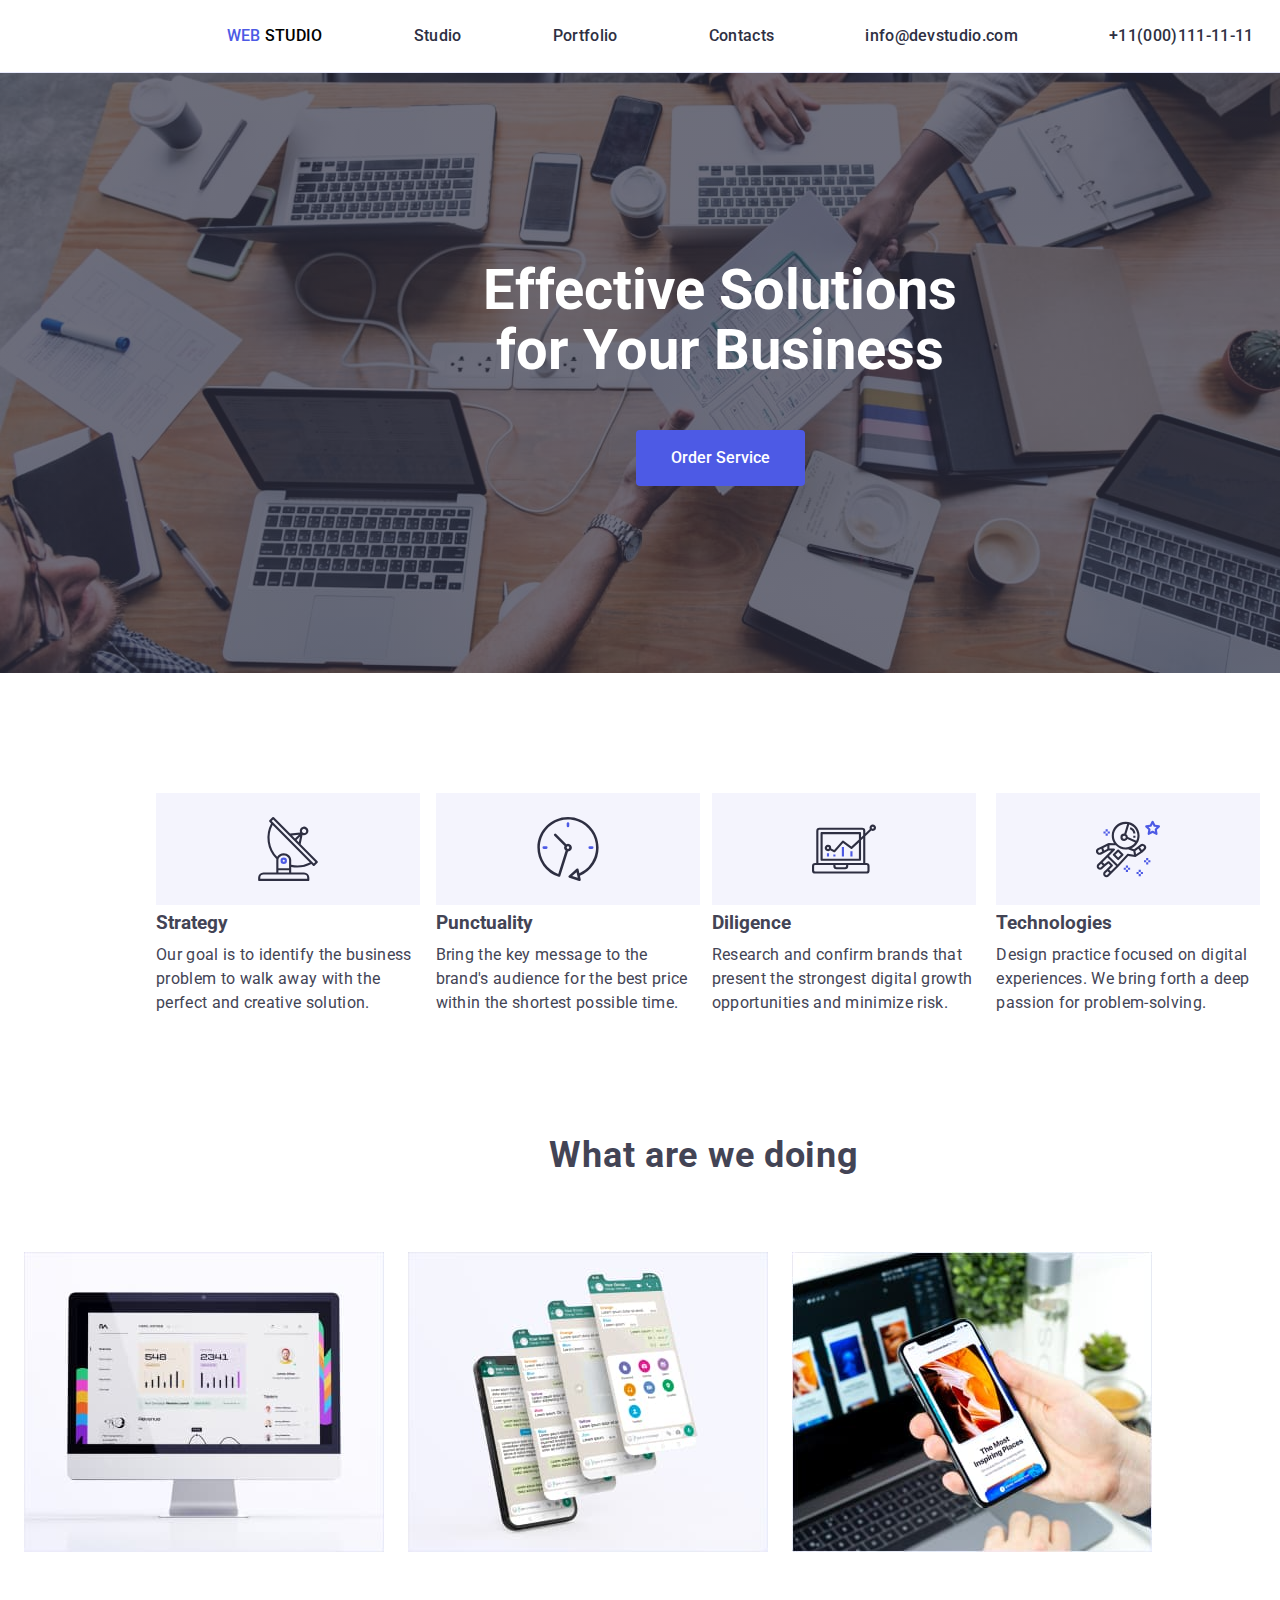
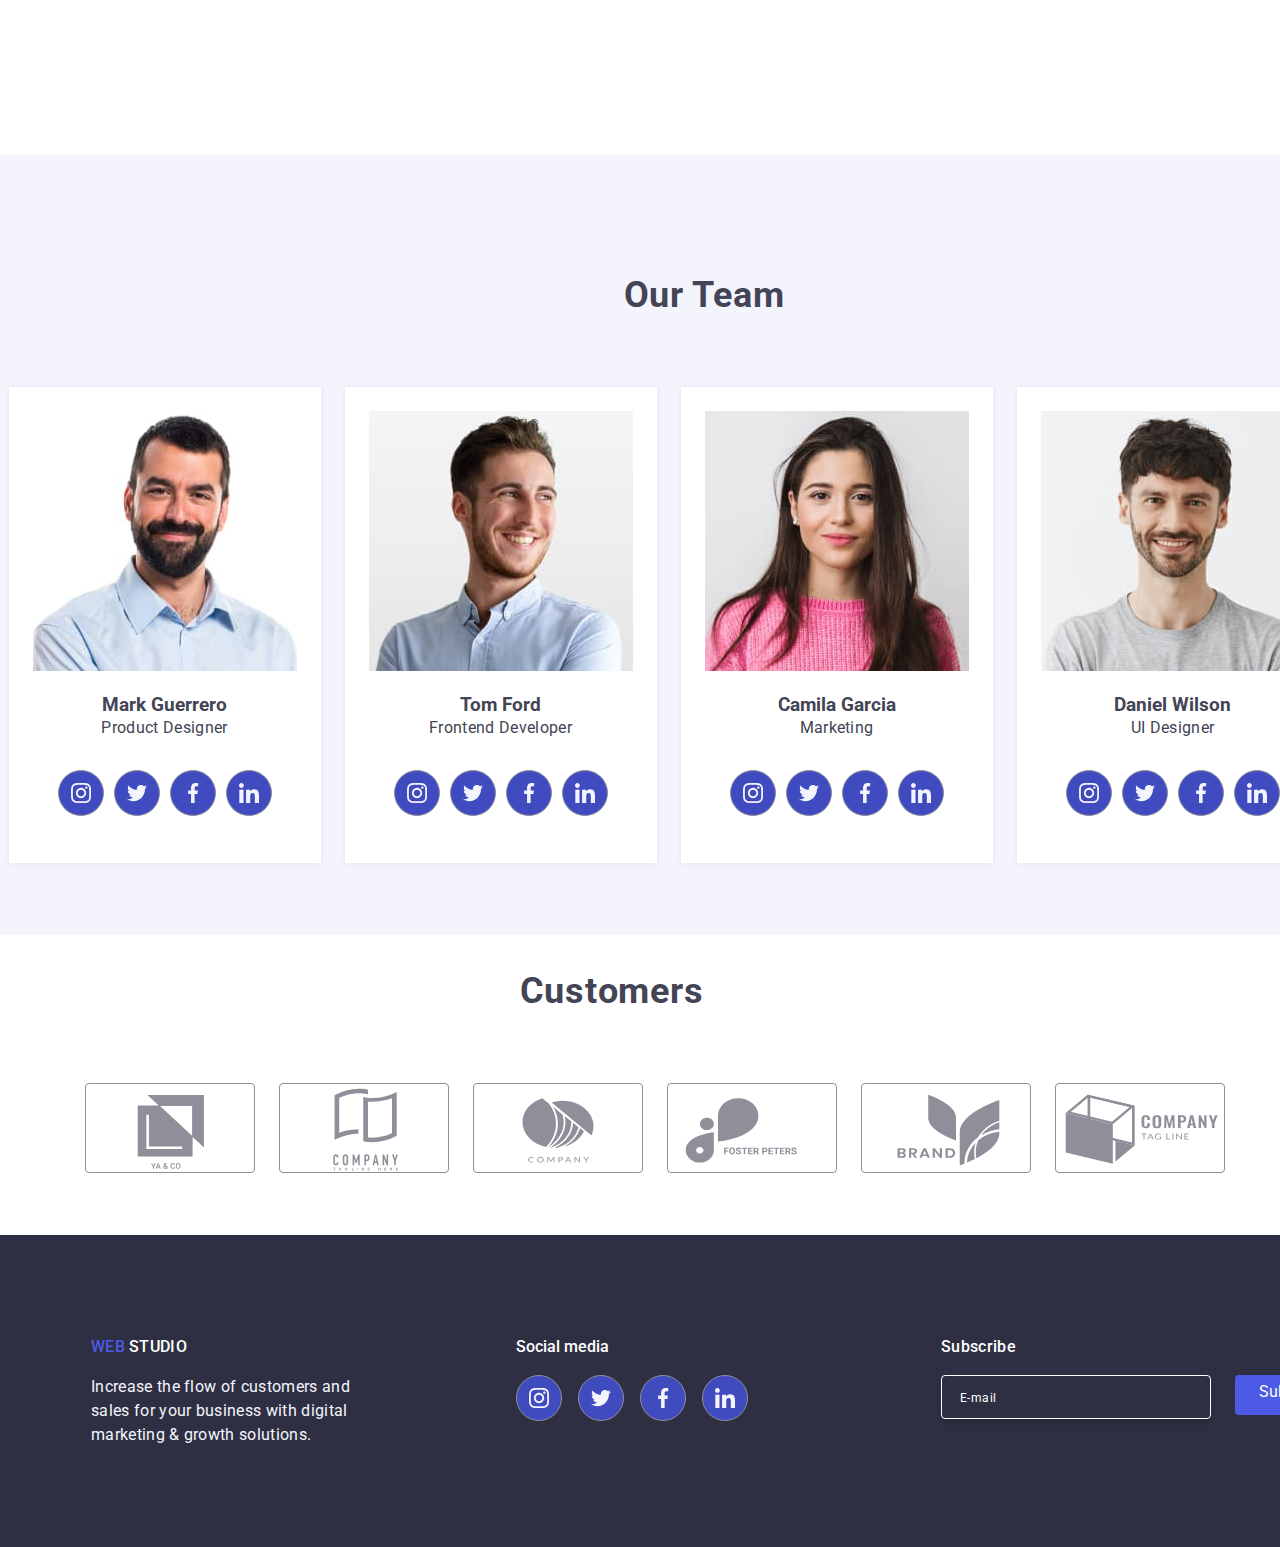
<file: index.html>
<!DOCTYPE html>
<html lang="en">
  <head>
    <meta charset="UTF-8" />
    <meta name="viewport" content="width=device-width, initial-scale=1.0" />
    <title>Document</title>
    <link rel="preconnect" href="https://fonts.googleapis.com" />
    <link rel="preconnect" href="https://fonts.gstatic.com" crossorigin />
    <link
      href="https://fonts.googleapis.com/css2?family=Raleway:ital,wght@0,700;1,700&display=swap"
      rel="stylesheet"
    />
    <link rel="preconnect" href="https://fonts.googleapis.com" />
    <link rel="preconnect" href="https://fonts.gstatic.com" crossorigin />
    <link
      href="https://fonts.googleapis.com/css2?family=Roboto:ital,wght@0,100;0,300;0,400;0,500;0,700;0,900;1,100;1,300;1,400;1,500;1,700;1,900&display=swap"
      rel="stylesheet"
    />
    <link rel="stylesheet" href="./css/modern-normalize.css" />
    <link rel="stylesheet" href="./css/styles.css" />
  </head>
  <body>
    <header class="global-header">
      <section class="nav-section">
        <div class="container">
          <!-- Navigation bar -->
          <nav class="main-nav">
            <ul>
              <li>
                <a href="index.html">
                  <span class="web">WEB</span>
                  <span class="studio">STUDIO</span></a
                >
              </li>
              <li>
                <a class="studio" href="index.html">Studio</a>
              </li>
              <li>
                <a href="portfolio.html">Portfolio</a>
              </li>
              <li>
                <a href="">Contacts</a>
              </li>

              <li>
                <a class="contacts" href="mailto:info@devstudio.com"
                  >info@devstudio.com</a
                >
              </li>
              <li>
                <a class="contacts" href="tel:+11(000)111-11-11"
                  >+11(000)111-11-11</a
                >
              </li>
            </ul>
          </nav>
        </div>
      </section>
    </header>
    <!-- Data modal section -->
    <div class="modal is-hidden" data-modal>
      <div class="modal-content">
        <button class="close-btn" data-modal-close>&times;</button>
        <p class="modal-text">Leave your contacts and we will call you back</p>
        <div class="modal-input">
          <form>
            <label for="name">Name</label> <br />
            <input
              class="input"
              type="text"
              id="name"
              name="name"
            /><br /><br />
            <label for="Phone">Phone</label> <br />
            <input class="input" type="tel" id="tel" name="tel" /> <br /><br />
            <label for="E-mail">Email</label> <br />
            <input
              class="input"
              type="email"
              id="email"
              name="email"
            /><br /><br />
            <label for="comment">Comment</label> <br />
            <textarea
              class="input"
              id="comment"
              name="comment"
              rows="5"
              cols="33"
              placeholder="Text input"
            ></textarea>
          </form>
        </div>
        <span class="privacy">
          <input type="checkbox" id="privacy" name="privacypolicy" />
          <p class="privacy-text">
            I accept the terms and conditions of the Privacy Policy
          </p>
        </span>
        <button class="send" type="send">Send</button>
      </div>
    </div>
    <!-- Main Section -->
    <main class="main-page">
      <!-- Hero Section -->
      <section class="hero">
        <div class="container">
          <h1>
            Effective Solutions<br />
            for Your Business
          </h1>
          <button class="order-button" type="button" data-modal-open>
            Order Service
          </button>
        </div>
      </section>
      <!-- Section One -->
      <section class="first-section">
        <div class="container">
          <ul>
            <li class="first-section-card">
              <div class="svg-container">
                <img
                  class="first-section-icon"
                  src="./images/icons.svg/antenna 1.svg"
                  alt="antena"
                />
              </div>

              <h3 class="first-section-title">Strategy</h3>
              <p class="first-section-text">
                Our goal is to identify the business<br />
                problem to walk away with the<br />
                perfect and creative solution.
              </p>
            </li>
            <li>
              <div class="svg-container">
                <img
                  class="first-section-icon"
                  src="./images/icons.svg/clock 1.svg"
                  alt="clock"
                />
              </div>

              <h3 class="first-section-title">Punctuality</h3>
              <p class="first-section-text">
                Bring the key message to the<br />
                brand's audience for the best price<br />
                within the shortest possible time.
              </p>
            </li>
            <li>
              <div class="svg-container">
                <img
                  class="first-section-icon"
                  src="./images/icons.svg/diagram 1.svg"
                  alt="diagram"
                />
              </div>

              <h3 class="first-section-title">Diligence</h3>
              <p class="first-section-text">
                Research and confirm brands that<br />
                present the strongest digital growth<br />
                opportunities and minimize risk.
              </p>
            </li>
            <li>
              <div class="svg-container">
                <img
                  class="first-section-icon"
                  src="./images/icons.svg/astronaut 1.svg"
                  alt="astronaut"
                />
              </div>

              <h3 class="first-section-title">Technologies</h3>
              <p class="first-section-text">
                Design practice focused on digital<br />
                experiences. We bring forth a deep<br />
                passion for problem-solving.
              </p>
            </li>
          </ul>
        </div>
      </section>
      <!-- What are we doing-Section -->
      <section class="second-section">
        <div class="container">
          <h2>What are we doing</h2>
          <ul>
            <li>
              <img
                src="./images/main.page/monitor.jpg"
                alt="PC monitor"
                width="360"
                height="300"
              />
            </li>
            <li>
              <img
                src="./images/main.page/schreen.jpg"
                alt="Phone screens"
                width="360"
                height="300"
              />
            </li>
            <li>
              <img
                src="./images/main.page/smartphone.jpg"
                alt="Smartphone"
                width="360"
                height="300"
              />
            </li>
          </ul>
        </div>
      </section>
      <!-- Our Team-Section -->
      <section class="third-section">
        <div class="container">
          <h2 class="third-section-title">Our Team</h2>
          <div class="our-team">
            <ul>
              <li class="card">
                <div class="team-card">
                  <img
                    src="./images/main.page/product-designer.jpg"
                    alt="Product designer member"
                    width="264"
                    height="260"
                  />
                  <div class="card-content">
                    <h3>Mark Guerrero</h3>
                    <p>Product Designer</p>
                  </div>

                  <div class="icons-list">
                    <a
                      class="icon"
                      href="https://www.instagram.com"
                      target="_blank"
                      aria-label="instagram-link"
                    >
                      <svg width="20px" height="20px">
                        <use
                          href="./images/icons.svg/symbol-defs.svg#icon-instagram"
                        ></use>
                      </svg>
                    </a>
                    <a
                      class="icon"
                      href="https://twitter.com/?lang=en"
                      target="_blank"
                      aria-label="twitter-link"
                    >
                      <svg width="20px" height="20px">
                        <use
                          href="./images/icons.svg/symbol-defs.svg#icon-twitter"
                        ></use>
                      </svg>
                    </a>
                    <a
                      class="icon"
                      href="https://www.facebook.com"
                      target="_blank"
                      aria-label="facebook-link"
                    >
                      <svg width="20px" height="20px">
                        <use
                          href="./images/icons.svg/symbol-defs.svg#icon-facebook"
                        ></use>
                      </svg>
                    </a>
                    <a
                      class="icon"
                      href="https://www.linkedin.com"
                      target="_blank"
                      aria-label="linkedin-link"
                    >
                      <svg width="20px" height="20px">
                        <use
                          href="./images/icons.svg/symbol-defs.svg#icon-linkedin"
                        ></use>
                      </svg>
                    </a>
                  </div>
                </div>
              </li>
              <li class="card">
                <div class="team-card">
                  <img
                    src="./images/main.page/frontend-dev.jpg"
                    alt="Frontend developer member"
                    width="264"
                    height="260"
                  />
                  <div class="card-content">
                    <h3>Tom Ford</h3>
                    <p>Frontend Developer</p>
                  </div>

                  <div class="icons-list">
                    <a
                      class="icon"
                      href="https://www.instagram.com"
                      target="_blank"
                      aria-label="instagram-link"
                    >
                      <svg width="20px" height="20px">
                        <use
                          href="./images/icons.svg/symbol-defs.svg#icon-instagram"
                        ></use>
                      </svg>
                    </a>
                    <a
                      class="icon"
                      href="https://twitter.com/?lang=en"
                      target="_blank"
                      aria-label="twitter-link"
                    >
                      <svg width="20px" height="20px">
                        <use
                          href="./images/icons.svg/symbol-defs.svg#icon-twitter"
                        ></use>
                      </svg>
                    </a>
                    <a
                      class="icon"
                      href="https://www.facebook.com"
                      target="_blank"
                      aria-label="facebook-link"
                    >
                      <svg width="20px" height="20px">
                        <use
                          href="./images/icons.svg/symbol-defs.svg#icon-facebook"
                        ></use>
                      </svg>
                    </a>
                    <a
                      class="icon"
                      href="https://www.linkedin.com"
                      target="_blank"
                      aria-label="linkedin-link"
                    >
                      <svg width="20px" height="20px">
                        <use
                          href="./images/icons.svg/symbol-defs.svg#icon-linkedin"
                        ></use>
                      </svg>
                    </a>
                  </div>
                </div>
              </li>
              <li class="card">
                <div class="team-card">
                  <img
                    src="./images/main.page/marketing.jpg"
                    alt="Marketing member"
                    width="264"
                    height="260"
                  />
                  <div class="card-content">
                    <h3>Camila Garcia</h3>
                    <p>Marketing</p>
                  </div>

                  <div class="icons-list">
                    <a
                      class="icon"
                      href="https://www.instagram.com"
                      target="_blank"
                      aria-label="instagram-link"
                    >
                      <svg width="20px" height="20px">
                        <use
                          href="./images/icons.svg/symbol-defs.svg#icon-instagram"
                        ></use>
                      </svg>
                    </a>
                    <a
                      class="icon"
                      href="https://twitter.com/?lang=en"
                      target="_blank"
                      aria-label="twitter-link"
                    >
                      <svg width="20px" height="20px">
                        <use
                          href="./images/icons.svg/symbol-defs.svg#icon-twitter"
                        ></use>
                      </svg>
                    </a>
                    <a
                      class="icon"
                      href="https://www.facebook.com"
                      target="_blank"
                      aria-label="facebook-link"
                    >
                      <svg width="20px" height="20px">
                        <use
                          href="./images/icons.svg/symbol-defs.svg#icon-facebook"
                        ></use>
                      </svg>
                    </a>
                    <a
                      class="icon"
                      href="https://www.linkedin.com"
                      target="_blank"
                      aria-label="linkedin-link"
                    >
                      <svg width="20px" height="20px">
                        <use
                          href="./images/icons.svg/symbol-defs.svg#icon-linkedin"
                        ></use>
                      </svg>
                    </a>
                  </div>
                </div>
              </li>
              <li class="card">
                <div class="team-card">
                  <img
                    src="./images/main.page/ui-design.jpg"
                    alt="UI-designer member"
                    width="264"
                    height="260"
                  />
                  <div class="card-content">
                    <h3>Daniel Wilson</h3>
                    <p>UI Designer</p>
                  </div>

                  <div class="icons-list">
                    <a
                      class="icon"
                      href="https://www.instagram.com"
                      target="_blank"
                      aria-label="instagram-link"
                    >
                      <svg width="20px" height="20px">
                        <use
                          href="./images/icons.svg/symbol-defs.svg#icon-instagram"
                        ></use>
                      </svg>
                    </a>
                    <a
                      class="icon"
                      href="https://twitter.com/?lang=en"
                      target="_blank"
                      aria-label="twitter-link"
                    >
                      <svg width="20px" height="20px">
                        <use
                          href="./images/icons.svg/symbol-defs.svg#icon-twitter"
                        ></use>
                      </svg>
                    </a>
                    <a
                      class="icon"
                      href="https://www.facebook.com"
                      target="_blank"
                      aria-label="facebook-link"
                    >
                      <svg width="20px" height="20px">
                        <use
                          href="./images/icons.svg/symbol-defs.svg#icon-facebook"
                        ></use>
                      </svg>
                    </a>
                    <a
                      class="icon"
                      href="https://www.linkedin.com"
                      target="_blank"
                      aria-label="linkedin-link"
                    >
                      <svg width="20px" height="20px">
                        <use
                          href="./images/icons.svg/symbol-defs.svg#icon-linkedin"
                        ></use>
                      </svg>
                    </a>
                  </div>
                </div>
              </li>
            </ul>
          </div>
        </div>
      </section>
      <!-- Customers Section -->
      <section class="customers">
        <div class="container">
          <h2 class="customers-title">Customers</h2>
          <ul class="customers-icons">
            <li>
              <img
                class="icon"
                src="./images/icons.svg/Logo1.svg"
                alt="ya&co logo"
              />
            </li>
            <li>
              <img
                class="icon"
                src="./images/icons.svg/Logo2.svg"
                alt="company tagline logo"
              />
            </li>
            <li>
              <img
                class="icon"
                src="./images/icons.svg/Logo3.svg"
                alt="company logo"
              />
            </li>
            <li>
              <img
                class="icon"
                src="./images/icons.svg/Logo4.svg"
                alt="foster peters logo"
              />
            </li>
            <li>
              <img
                class="icon"
                src="./images/icons.svg/Logo5.svg"
                alt="brand logo"
              />
            </li>
            <li>
              <img
                class="icon"
                src="./images/icons.svg/Logo6.svg"
                alt="company tag line logo"
              />
            </li>
          </ul>
        </div>
      </section>
    </main>

    <!-- Footer -->

    <footer>
      <section class="footer">
        <div class="footer-container">
          <!-- Logo and text -->
          <div class="footer-content">
            <a class="footer-logo" href="index.html">
              <span class="web">WEB</span>
              <span class="studio-second">STUDIO</span>
            </a>
            <p class="footer-text">
              Increase the flow of customers and<br />
              sales for your business with digital<br />
              marketing & growth solutions.
            </p>
          </div>
          <!-- Social media icons -->
          <div class="footer-content">
            <h5 class="footer-title">Social media</h5>
            <div class="footer-icons">
              <a
                class="icon"
                href="https://www.instagram.com"
                target="_blank"
                aria-label="instagram-link"
              >
                <svg width="20px" height="20px">
                  <use
                    href="./images/icons.svg/symbol-defs.svg#icon-instagram"
                  ></use>
                </svg>
              </a>
              <a
                class="icon"
                href="https://twitter.com/?lang=en"
                target="_blank"
                aria-label="twitter-link"
              >
                <svg width="20px" height="20px">
                  <use
                    href="./images/icons.svg/symbol-defs.svg#icon-twitter"
                  ></use>
                </svg>
              </a>
              <a
                class="icon"
                href="https://www.facebook.com"
                target="_blank"
                aria-label="facebook-link"
              >
                <svg width="20px" height="20px">
                  <use
                    href="./images/icons.svg/symbol-defs.svg#icon-facebook"
                  ></use>
                </svg>
              </a>
              <a
                class="icon"
                href="https://www.linkedin.com"
                target="_blank"
                aria-label="linkedin-link"
              >
                <svg width="20px" height="20px">
                  <use
                    href="./images/icons.svg/symbol-defs.svg#icon-linkedin"
                  ></use>
                </svg>
              </a>
            </div>
          </div>
          <!-- Subscribe -->
          <div class="footer-content">
            <div class="subscribe">
              <h5 class="subscribe-title">Subscribe</h5>
              <div class="footer-input">
                <form class="ftr">
                  <label>
                    <input
                      class="ftr-input"
                      type="text"
                      name="E-mail"
                      placeholder="E-mail"
                    />
                  </label>
                  <button class="ftr-btn" type="submit">
                    Subscribe
                    <img
                      src="./images/icons.svg/icon send.svg"
                      alt="Icon send"
                      width="24"
                      height="20"
                    />
                  </button>
                </form>
              </div>
            </div>
          </div>
        </div>
      </section>
    </footer>

    <script>
      feather, replace();
    </script>
    <script src="./js/modal.js"></script>
  </body>
</html>
</file>
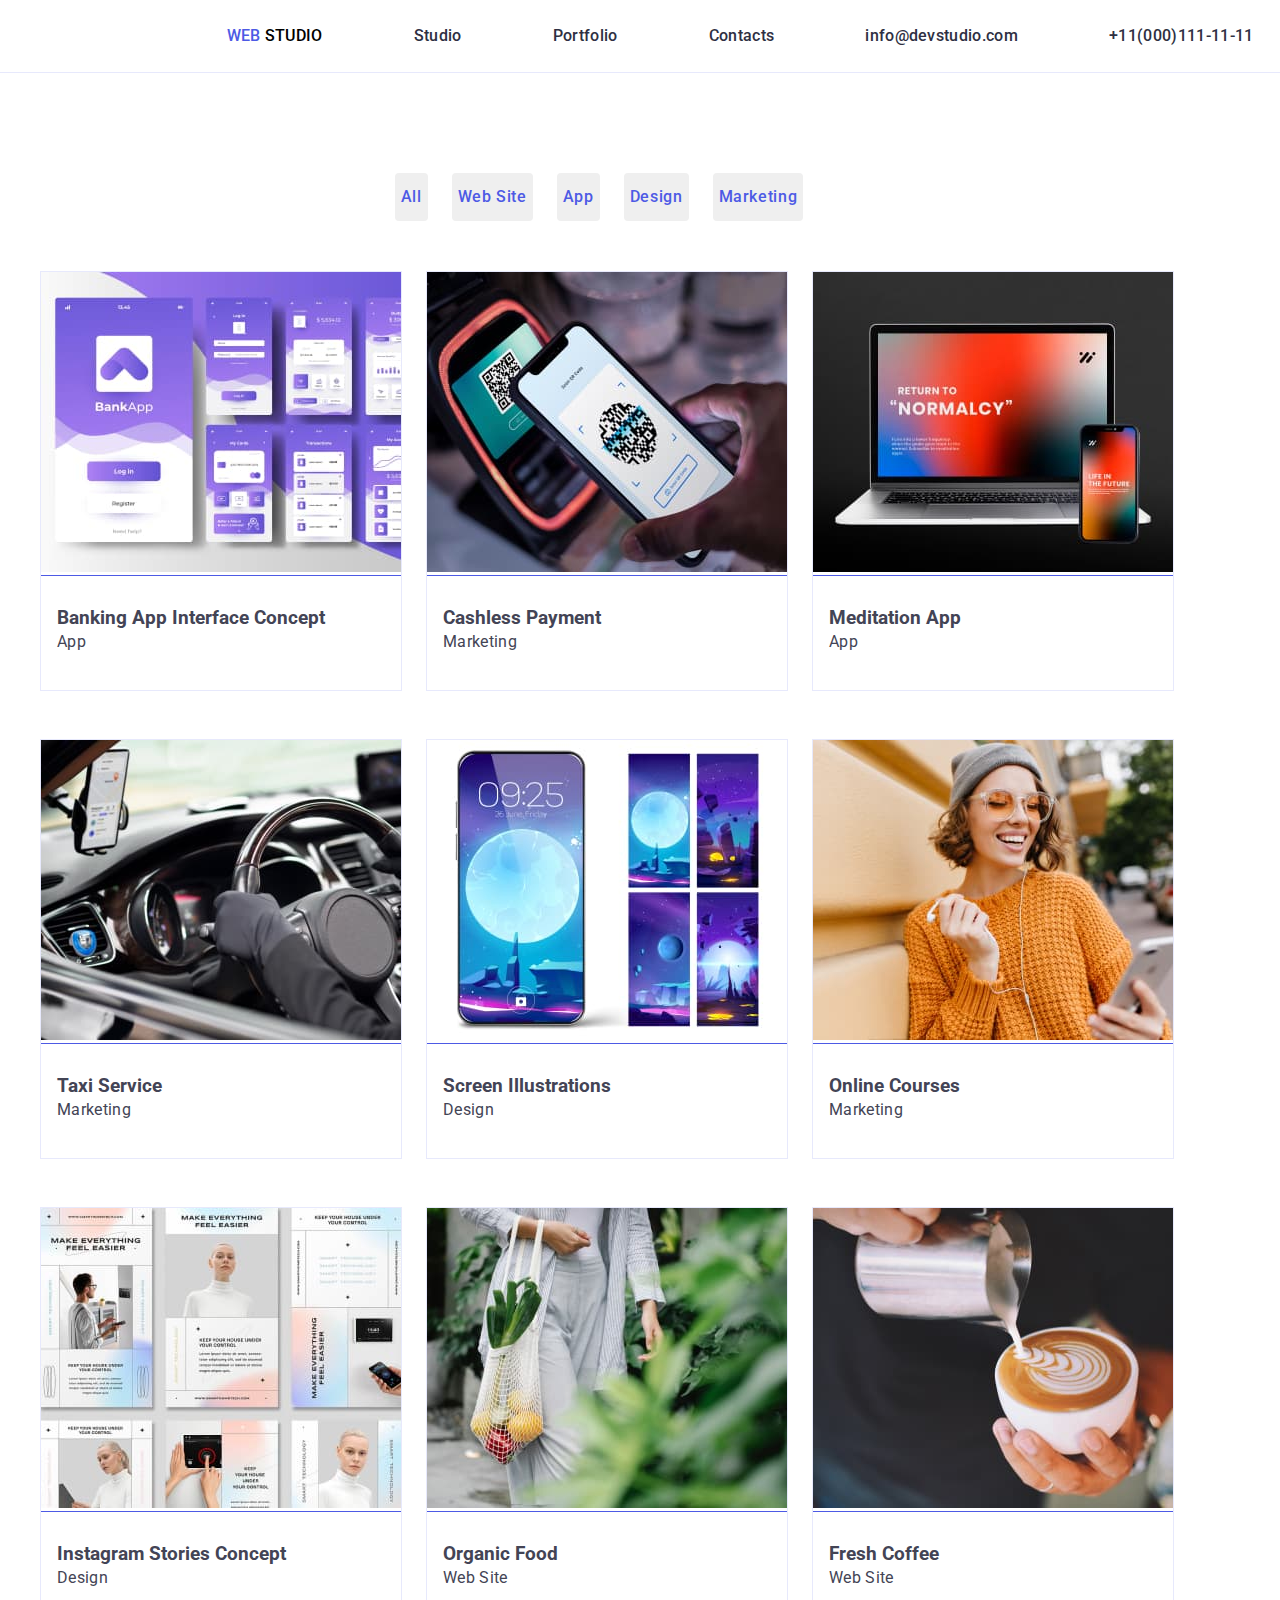
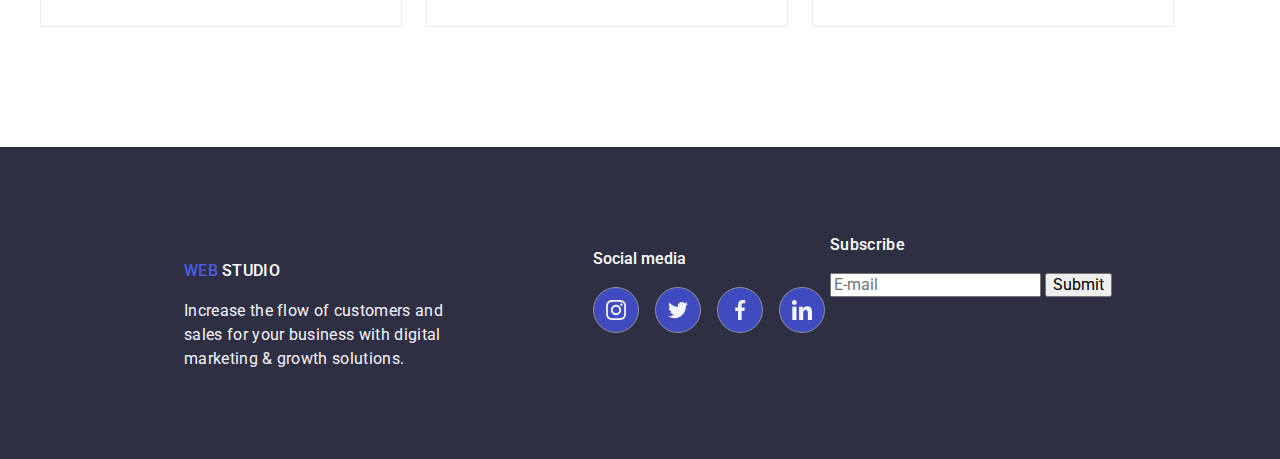
<file: portfolio.html>
<!DOCTYPE html>
<html lang="en">
  <head>
    <meta charset="UTF-8" />
    <meta name="viewport" content="width=device-width, initial-scale=1.0" />
    <title>Document</title>
    <link rel="preconnect" href="https://fonts.googleapis.com" />
    <link rel="preconnect" href="https://fonts.gstatic.com" crossorigin />
    <link
      href="https://fonts.googleapis.com/css2?family=Raleway:ital,wght@0,700;1,700&display=swap"
      rel="stylesheet"
    />
    <link rel="preconnect" href="https://fonts.googleapis.com" />
    <link rel="preconnect" href="https://fonts.gstatic.com" crossorigin />
    <link
      href="https://fonts.googleapis.com/css2?family=Roboto:ital,wght@0,100;0,300;0,400;0,500;0,700;0,900;1,100;1,300;1,400;1,500;1,700;1,900&display=swap"
      rel="stylesheet"
    />
    <link rel="stylesheet" href="./css/modern-normalize.css" />
    <link rel="stylesheet" href="./css/styles.css" />
  </head>
  <body>
    <header class="global-header">
      <section class="nav-section">
        <div class="container">
          <!-- Navigation bar -->
          <nav class="main-nav">
            <ul>
              <li>
                <a href="index.html">
                  <span class="web">WEB</span>
                  <span class="studio">STUDIO</span></a
                >
              </li>
              <li>
                <a href="index.html">Studio</a>
              </li>
              <li>
                <a class="portofolio" href="portfolio.html">Portfolio</a>
              </li>
              <li>
                <a href="">Contacts</a>
              </li>

              <li>
                <a class="contacts" href="mailto:info@devstudio.com"
                  >info@devstudio.com</a
                >
              </li>
              <li>
                <a class="contacts" href="tel:+11(000)111-11-11"
                  >+11(000)111-11-11</a
                >
              </li>
            </ul>
          </nav>
        </div>
      </section>
    </header>
    <main>
      <!--Filters Section-->
      <section class="filters">
        <div class="container">
          <ul>
            <li><button class="button" type="button">All</button></li>
            <li><button class="button" type="button">Web Site</button></li>
            <li><button class="button" type="button">App</button></li>
            <li><button class="button" type="button">Design</button></li>
            <li>
              <button class="button" type="button">Marketing</button>
            </li>
          </ul>
        </div>
      </section>
      <!--Portofolio Section-->

      <section class="portofolio-section-one">
        <div class="container">
          <ul>
            <li class="portofolio-image">
              <div class="img-overlay">
                <img
                  src="./images/Portofolio/bank-app.jpg"
                  alt="Banking app"
                  width="360"
                  height="300"
                />
                <div class="overlay">
                  <p class="overlay-text">
                    14 Stylish and User-Friendly App Design Concepts · Task
                    Manager App · Calorie Tracker App · Exotic Fruit Ecommerce
                    App · Cloud Storage App
                  </p>
                </div>
              </div>
              <div class="portofolio-image-text">
                <h3>Banking App Interface Concept</h3>
                <p>App</p>
              </div>
            </li>
            <li class="portofolio-image">
              <div class="img-overlay">
                <img
                  src="./images/Portofolio/qr-code.jpg"
                  alt="QR code"
                  width="360"
                  height="300"
                />
                <div class="overlay">
                  <p class="overlay-text">
                    14 Stylish and User-Friendly App Design Concepts · Task
                    Manager App · Calorie Tracker App · Exotic Fruit Ecommerce
                    App · Cloud Storage App
                  </p>
                </div>
              </div>
              <div class="portofolio-image-text">
                <h3>Cashless Payment</h3>
                <p>Marketing</p>
              </div>
            </li>
            <li class="portofolio-image">
              <div class="img-overlay">
                <img
                  src="./images/Portofolio/electronic-devices.jpg"
                  alt="Electronic devices"
                  width="360"
                  height="300"
                />
                <div class="overlay">
                  <p class="overlay-text">
                    14 Stylish and User-Friendly App Design Concepts · Task
                    Manager App · Calorie Tracker App · Exotic Fruit Ecommerce
                    App · Cloud Storage App
                  </p>
                </div>
              </div>
              <div class="portofolio-image-text">
                <h3>Meditation App</h3>
                <p>App</p>
              </div>
            </li>
          </ul>
        </div>
      </section>
      <!--Portofolio Section Two-->
      <section class="portofolio-section-two">
        <div class="container">
          <ul>
            <li class="portofolio-image">
              <div class="img-overlay">
                <img
                  src="./images/Portofolio/driving-car.jpg"
                  alt="Driving car"
                  width="360"
                  height="300"
                />
                <div class="overlay">
                  <p class="overlay-text">
                    14 Stylish and User-Friendly App Design Concepts · Task
                    Manager App · Calorie Tracker App · Exotic Fruit Ecommerce
                    App · Cloud Storage App
                  </p>
                </div>
              </div>
              <div class="portofolio-image-text">
                <h3>Taxi Service</h3>
                <p>Marketing</p>
              </div>
            </li>
            <li class="portofolio-image">
              <div class="img-overlay">
                <img
                  src="./images/Portofolio/phone-background-screen.jpg"
                  alt="Phone Screen Illustrations"
                  width="360"
                  height="300"
                />
                <div class="overlay">
                  <p class="overlay-text">
                    14 Stylish and User-Friendly App Design Concepts · Task
                    Manager App · Calorie Tracker App · Exotic Fruit Ecommerce
                    App · Cloud Storage App
                  </p>
                </div>
              </div>
              <div class="portofolio-image-text">
                <h3>Screen Illustrations</h3>
                <p>Design</p>
              </div>
            </li>
            <li class="portofolio-image">
              <div class="img-overlay">
                <img
                  src="./images/Portofolio/girl-listening-music.jpg"
                  alt="Girl listeting music"
                  width="360"
                  height="300"
                />
                <div class="overlay">
                  <p class="overlay-text">
                    14 Stylish and User-Friendly App Design Concepts · Task
                    Manager App · Calorie Tracker App · Exotic Fruit Ecommerce
                    App · Cloud Storage App
                  </p>
                </div>
              </div>
              <div class="portofolio-image-text">
                <h3>Online Courses</h3>
                <p>Marketing</p>
              </div>
            </li>
          </ul>
        </div>
      </section>
      <!--Portofolio Last Section-->
      <section class="portofolio-last-section">
        <div class="container">
          <ul>
            <li class="portofolio-image">
              <div class="img-overlay">
                <img
                  src="./images/Portofolio/images-collage.jpg"
                  alt="Collaje images"
                  width="360"
                  height="300"
                />
                <div class="overlay">
                  <p class="overlay-text">
                    14 Stylish and User-Friendly App Design Concepts · Task
                    Manager App · Calorie Tracker App · Exotic Fruit Ecommerce
                    App · Cloud Storage App
                  </p>
                </div>
              </div>
              <div class="portofolio-image-text">
                <h3>Instagram Stories Concept</h3>
                <p>Design</p>
              </div>
            </li>
            <li class="portofolio-image">
              <div class="img-overlay">
                <img
                  src="./images/Portofolio/groceries-in-a-bag.jpg"
                  alt="Groceries in a bag"
                  width="360"
                  height="300"
                />
                <div class="overlay">
                  <p class="overlay-text">
                    14 Stylish and User-Friendly App Design Concepts · Task
                    Manager App · Calorie Tracker App · Exotic Fruit Ecommerce
                    App · Cloud Storage App
                  </p>
                </div>
              </div>
              <div class="portofolio-image-text">
                <h3>Organic Food</h3>
                <p>Web Site</p>
              </div>
            </li>
            <li class="portofolio-image">
              <div class="img-overlay">
                <img
                  src="./images/Portofolio/cappucino.jpg"
                  alt="Cappucino"
                  width="360"
                  height="300"
                />
                <div class="overlay">
                  <p class="overlay-text">
                    14 Stylish and User-Friendly App Design Concepts · Task
                    Manager App · Calorie Tracker App · Exotic Fruit Ecommerce
                    App · Cloud Storage App
                  </p>
                </div>
              </div>
              <div class="portofolio-image-text">
                <h3>Fresh Coffee</h3>
                <p>Web Site</p>
              </div>
            </li>
          </ul>
        </div>
      </section>
    </main>
    <footer>
      <section class="footer">
        <div class="footer-container">
          <div class="footer-content">
            <a class="footer-logo" href="index.html">
              <span class="web">WEB</span>
              <span class="studio-second">STUDIO</span></a
            >
            <p class="footer-text">
              Increase the flow of customers and<br />
              sales for your business with digital<br />
              marketing & growth solutions.
            </p>
          </div>

          <div class="footer-icons-list">
            <h5 class="footer-title">Social media</h5>
            <div class="footer-icons">
              <a
                class="icon"
                href="https://www.instagram.com"
                target="_blank"
                aria-label="instagram-link"
              >
                <svg width="20px" height="20px">
                  <use
                    href="./images/icons.svg/symbol-defs.svg#icon-instagram"
                  ></use>
                </svg>
              </a>
              <a
                class="icon"
                href="https://twitter.com/?lang=en"
                target="_blank"
                aria-label="twitter-link"
              >
                <svg width="20px" height="20px">
                  <use
                    href="./images/icons.svg/symbol-defs.svg#icon-twitter"
                  ></use>
                </svg>
              </a>
              <a
                class="icon"
                href="https://www.facebook.com"
                target="_blank"
                aria-label="facebook-link"
              >
                <svg width="20px" height="20px">
                  <use
                    href="./images/icons.svg/symbol-defs.svg#icon-facebook"
                  ></use>
                </svg>
              </a>
              <a
                class="icon"
                href="https://www.linkedin.com"
                target="_blank"
                aria-label="linkedin-link"
              >
                <svg width="20px" height="20px">
                  <use
                    href="./images/icons.svg/symbol-defs.svg#icon-linkedin"
                  ></use>
                </svg>
              </a>
            </div>
          </div>
               <!-- Subscribe -->
               <div class="subscribe">
                <h5 class="subscribe-title">Subscribe</h5>
                <div class="footer-input">
                  <form action="">
                    <label>
                      <input type="text" name="E-mail" placeholder="E-mail" />
                    </label>
                    <button type="submit">Submit</button>
                  </form>
                </div>
        </div>
      </section>
    </footer>
  </body>
</html>
</file>
<file: css/styles.css>
:root {
  --font-family: "Roboto", sans-serif;
  --second-family: "Raleway", sans-serif;
  --link-color_hover:#404bbf;
  --iris: #4d5ae5;
  --ocean: #404bbf;
  --navy-blue: #2e2f42;
  --green: #31d0aa;
  --slate: #434455;
  --light-slate: #8e8f99;
  --cornflower: #e7e9fc;
  --cloud: #f4f4fd;
  --navy-blue-modal: rgba(46, 47, 66, 0.4);
  --grey: rgba(46, 47, 66, 0.7);
  --white: #fff;
  --dairy: #fcfcfc;
}



/*Globals*/
p,
ul,
h1,
h2,
h3,
h4,
h5,
h6 {
  overflow-wrap: break-word;
  margin: 0;
}

body {
  font-family: var(--font-family);
  color: #434455;
}

p {
  font-family: "Roboto", sans-serif;
  font-size: 16px;
  line-height: 1.5;
  letter-spacing: 0.02em;
  color: #434455;
}

.section {
  padding-top: 120px;
  padding-bottom: 120px;
}
.container {
  width: 1158px;
}
ul {
  list-style-type: none;
}
/*Globals*/



/*Titles*/

h1 {
  width: 496;
  height: 120;
  top: 260px;
  left: 472px;
  font-weight: 700;
  font-size: 56px;
  line-height: 60px;
  letter-spacing: 2%;
  text-align: center;
  color: white;
}
h2{
  margin-left: 250px;
  margin-bottom: auto;
  font-family: Roboto;
  font-size: 36px;
  font-weight: 700;
  line-height: 40px;
  letter-spacing: 0.02em;
  text-align: center;
  

}
/*Titles*/


/*Header*/
.global-header {
  display: flex;
  align-items: center;
  justify-content: space-around;
  border-bottom: 1px solid #e7e9fc;
  width: 1440px;
  height: 72px;
}
/*Header*/



/*Webstudio logo*/
.web {
  color: #4d5ae5;
  font-family: "Roboto", sans-serif;
  font-weight: 500;
  font-size: 16px;
  line-height: 1.5;
  letter-spacing: 0.02em;
  
}
.studio {
  color: black;
  font-family: "Roboto", sans-serif;
  font-weight: 500;
  font-size: 16px;
  line-height: 1.5;
  letter-spacing: 0.02em;
 
}
.studio-second{
  color: white;
  font-family: "Roboto", sans-serif;
  font-weight: 500;
  font-size: 16px;
  line-height: 1.5;
  letter-spacing: 0.02em;

}

/*Webstudio logo*/



/*Navigation bar Section*/
.contacts{
  color: var(--slate);
}

.nav-section ul {
  display: flex;
  justify-content: space-around;
}

.global-header .main-nav a {
  font-family: "Roboto", sans-serif;
  font-weight: 500;
  font-size: 16px;
  line-height: 1.5;
  letter-spacing: 0.02em;
  color: #2e2f42;
  text-decoration: none;
}

.global-header .main-nav a:hover {
  color: var(--link-color_hover);
  transition: 250ms cubic-bezier(0.4, 0, 0.2, 1);
}

.studio::after{
  border-bottom: width: 48px;
  height: 4px;
  top: 44px;
  border-radius: 2px;
  color: var(--ocean);
}

.portofolio::after:hover:active{
  border-bottom: width: 48px;
  height: 4px;
  top: 44px;
  border-radius: 2px;
  color: var(--ocean);
}
/*Navigation bar Section*/


/*Hero Section*/
.hero {
  display: flex;
  justify-content: center;
  align-content: stretch;
  align-items: flex-end;
  align-items: center;
  text-align: center;
  width: 1440px;
  height: 600px;
  top: 72px;
  background: linear-gradient(#2E2F42B2, #2E2F42B2), url("../images/main.page/people-office 1.jpg");

}
/*Hero Section*/



/*Buttons*/

.button{ 
  
  height: 48px;
  padding: 12px, 24px, 12px, 24px;
  border-radius: 4px;
 
font-family: Roboto;
font-size: 16px;
font-weight: 500;
line-height: 24px;
letter-spacing: 0.04em;
text-align: center;
color: var(--iris);


   }

.button:hover {
  background-color: #4d5ae5;
  color: var(--dairy);
  transform: 250ms cubic-bezier(0.4, 0, 0.2, 1);
}

.order-button {
  outline: none;
  border-radius: 4px;
  padding: 16px 32px;
  width: 169px;
  height: 56px;
  margin-top: 50px;
  left: 636px;
  gap: 10px;
  font-weight: 500;
  font-size: 16px;
  line-height: 24px;
  text-align: center;
  background-color: var(--iris);
  color:var(--white);
border:var(--iris);

}

.order-button:hover {
  background-color:var(--ocean) ;
  color: var(--white);
  transition: 250ms cubic-bezier(0.4, 0, 0.2, 1);
}

/*Buttons*/



/* index-index-index-index-index-index-index-index-index */


/* Cards */

.card-content{
  display: flex;
  justify-content: center;
  align-items: center;
  flex-wrap: wrap;
  flex-direction: column;
  margin-top: 20px;
}
/* Cards */



/*Main Page Sections-html*/

/* First Section */
.first-section ul {
  display: flex;
  width: 1128px;
 max-height: height: 224px;
  margin-top: 120px;
  margin-bottom: 120px;
  margin-left: 156px;
  margin: right 156px;
  padding: 0%;
  
}

.first-section-card{
  width: Fixed (264px);
height: Hug (224px);
top: 792px;
left: 156px;
gap: 8px;

}

.svg-container{
  width: 264px;
height: 112px;
border-radius: 4px;
margin-bottom: 8px;
background-color: var(--cloud);

}


.first-section-icon{
  padding:24px 100px 24px 100px ;
}

.first-section-title {
  padding-bottom: 8px;
  
}

.first-section-text {
  padding-right: 24px;
}


.first-section-icons{
  display: flex;
  justify-content: space-between;
}

.first-section-icon{
  background-color: var(--cloud);
}
/* First Section */


/* Second Section */
.second-section ul {
  display: flex;
  justify-content: space-between;
  align-items: center;
  width: 1128px;
  height: 412px;
  top: 1016px;
  padding-left: 156px;
  padding-right: 156px;
  margin-bottom: 120px;
  padding:24px;
}
/* Second Section */


/* Third Section */
.third-section  {
 
  
  height: 780px;
  top: 1668px;
  background-color: var(--cloud);
  
}

.third-section-title{
  padding-top: 120px;
  padding-bottom: 72px;
 

}

.third-section ul {
  display: flex;
  justify-content: center;
  align-items: center;
  padding-left: 50px;
  padding-right: 156px;
  padding-bottom: 120px;
  gap: 24px;
}

.card{
  width: Hug (264px);
  height: Hug (428px);
  top: 1900px;
  left: 156px;
  padding: 0px, 0px, 32px, 0px;
  border-radius: 0px, 0px, 4px, 4px;
  gap: 32px;
  
}

.our-team{
padding-left: 285px;
padding-bottom: 120px;


}

.team-card{
  padding: 24px;
  width: 264px;
  height: 428px;
  padding: 0px, 0px, 32px, 0px;
border-radius: 0px, 0px, 4px, 4px;
gap: 32px;
background: #FFFFFF;
box-shadow: 0px 2px 1px 0px #2E2F4214;

box-shadow: 0px 1px 1px 0px #2E2F4229;

box-shadow: 0px 1px 6px 0px #2E2F4214;


}


/* Our Team Icons */

.icons-list{
  display: flex;
  justify-content: center;
  gap: 10px;
  margin-top: 30px;
}
.icons-list .icon svg{
width: 20px;
height: 20px;

}

.icons-list .icon{
  width: 44px;
  height: 44px;
  background-color: #404bbf;
  border-radius: 50%;
  display: flex;
  justify-content: center;
  align-items: center;
}
/* Our Team Icons */

/* Third Section */


/* Customers Section */
/* Customers Section */
.customers {
  display: flex;
  justify-content: center;
  align-items: center;
  width: 1128px;
  height: 200px;
  top: 2568px;
  left: 156px;
  margin-top: 100px;
}

.customers-container {
  display: flex;
  justify-content: center;
  width: 1128px;
  height: 200px;
  top: 2568px;
  left: 156px;
}

.customers-title {
  padding-right: 155px;
}

.customers-icons {
  display: flex;
  align-items: center;
  gap: 24px;
  padding-top: 72px;
  padding-bottom: 120px;
  padding-left: 100px;
}

.icon {
  width: 168px;
  height: 88px;
  border-radius: 4px;
  border: 1px solid #8E8F99;
}

/* Target the SVGs directly within the .icon on hover */
.customers-icons .icon:hover > svg {
  fill: var(--ocean) !important;
}

/* Add this rule if there are any existing styles affecting the border color */
.customers-icons .icon:hover {
  border-color: var(--ocean) !important;
}

/* Customers Section */


/*Icons-svg*/

/*Main Page Sections-html*/



/* Social */
.social a {
  font-family: "Roboto", sans-serif;
  font-weight: 400;
  font-size: 16px;
  line-height: 1.5;
  letter-spacing: 0.02em;
  color: #434455;
}

.social a:hover {
  color: #404bbf;
  transition: 250ms cubic-bezier(0.4, 0, 0.2, 1);
}
/* Social */

/* index-index-index-index-index-index-index-index-index */




/*Portofolio Main-Portofolio Main-Portofolio Main*/
.filters{
  width: Hug (586px);
  height: Hug (48px);
  top: 172px;
  left: 427px;
  gap: 24px;

}
.filters ul {
  display: flex;
  justify-content: center;
  width: Hug (586px);
  height: Hug (48px);
  top: 168px;
  left: 427px;
  gap: 24px;
}
.filters .button {
  cursor: pointer;
  font-family: "Roboto", sans-serif;
  font-weight: 500;
  font-size: 16px;
  line-height: 1.5;
  letter-spacing: 0.04em;
  margin-top: 100px;
  margin-bottom: 50px;
  border:1px var(--cornflower);
  

}

.filters .button:hover{
  box-shadow: 0px 2px 2px 0px #0000001F;

box-shadow: 0px 2px 1px 0px #00000014;

box-shadow: 0px 3px 1px 0px #0000001A;

} 

/*Portofolio Sections*/
.portofolio-section-one{
  width: 1128px;
height: 428px;
top: 292px;
left: 156px;
margin-bottom: 40px;

}
.portofolio-section-one ul {
  display: flex;
  justify-content: space-between;
  width: 1128px;
  height: 420px;
  top: 288px;
  left: 156px;
  border: 1px;
  gap: 24px;
}
.portofolio-section-two{
  width: 1128px;
height: 420px;
top: 760px;
left: 156px;
border: 1px;
margin-bottom: 48px;
}
.portofolio-section-two ul {
  display: flex;
  justify-content: space-between;
  width: 1128px;
  height: 420px;
  top: 756px;
  left: 156px;
  border: 1px;
  gap: 24px;
}
.portofolio-last-section{
  width: 1128px;
height: 420px;
top: 1228px;
left: 156px;
border: 1px;
margin-bottom: 120px;
}
.portofolio-last-section ul {
  display: flex;
  justify-content: space-between;
  width: 1128px;
  height: 420px;
  top: 1224px;
  left: 156px;
  border: 1px;
  gap: 24px;
}
/*Portofolio Sections*/

.portofolio-image{
  flex-grow: 1;
  border: 1px solid var(--cornflower);
}

.portofolio-image:hover{
  border: 1px solid var(--cornflower);
  box-shadow: 0px 2px 1px 0px #2E2F4214;

box-shadow: 0px 1px 1px 0px #2E2F4229;

box-shadow: 0px 1px 6px 0px #2E2F4214;

}

.portofolio-image-text{
padding-top: 32px;
padding-left: 16px;
gap: 8px;
}

/* Overlay Portofilio Images */

.overlay {
  display: flex;
  justify-content: center;
  align-items: center;
  top: 0;
  height: 300px;
  width: 360px;
  position: absolute;
  background-color: var(--iris);
  transform: translateY(101%);
  transition: transform 250ms cubic-bezier(0.4, 0, 0.2, 1);
}

.img-overlay {
  position: relative;
  overflow: hidden;
}

.img-overlay:hover .overlay {
  transform: translateY(0px);
  transform: 250ms cubic-bezier(0.4, 0, 0.2, 1);
}

.overlay-text{
  color: var(--cloud);
  width: 296px;
  height: 96px;
  top: 40px;
  left: 32px;
  
}
/* Overlay Portofilio Images */



/*Portofolio Main-Portofolio Main-Portofolio Main*/




/*Footers*/

.footer {
  width: 1440px;
  height: 312px;
  background-color: var(--navy-blue);
}

.footer-container{
  display: flex;
  justify-content: center;
  align-items: center;
  margin-left: -300px;
  gap: 5px;
 }

.footer-content {
  width: 264px;
  height: 112px;
  top: 2988px;
  margin-left: 156px;
  margin-top: 100px;
  float: left; /* Float the footer-content to the left */
}

.footer-logo {
  padding-bottom: 16px;
  text-decoration: none;
}

.footer-text {
  width: 264px;
  height: 72px;
  top: 3028px;
  left: 156px;
  padding-top: 16px;

  font-family: Roboto;
  font-size: 16px;
  font-weight: 400;
  line-height: 24px;
  letter-spacing: 0.02em;
  text-align: left;

  color: var(--cloud);
}

/* Footer Icons List */
.footer-icons-list {
  display: flex;
  flex-direction: column; /* Display children in a column layout */
  align-items: flex-start; /* Center items horizontally */
  padding-top: 100px;
  padding-bottom: 50px;/* Add top margin for spacing from the footer */
  padding-left: 140px; /* Add left margin for spacing from the left edge */
}

.footer-icons .icon svg {
  width: 20px;
  height: 20px;
}

.footer-icons .icon {
  width: 44px;
  height: 44px;
  background-color: #404bbf;
  border-radius: 50%;
  display: flex;
  justify-content: center;
  align-items: center;
}

.footer-icons .icon:hover {
  background-color: var(--green);
  transform: 250ms cubic-bezier(0.4, 0, 0.2, 1);
}

.footer-icons {
  display: flex;
  border-radius: 50%;
  top: 3028px;
  left: 540px;
  gap: 16px;
}

.footer-title {
  width: 96px;
  height: 24px;
  top: 2988px;
  left: 540px;
  font-family: roboto;
  font-size: 16px;
  font-weight: 500;
  line-height: 24px;
  text-align: left;
  color: var(--white);
  padding-bottom: 16px;
 /* Move the .footer-title to the beginning of the flex container */
  
  
}

/* Subscribe Section */
.subscribe{
  padding-left: -80px;;
}

.subscribe-title{
  font-family: Roboto;
  font-size: 16px;
  font-weight: 500;
  line-height: 24px;
  letter-spacing: 0.02em;
  text-align: left;
  padding-bottom: 16px;
  color: var(--white) ;

  

}
.ftr{
  display: flex;
  gap: 24px;
}
.footer-content {
  gap: 80px;
}
.footer-input{
 
}
.ftr-input{
  width: 264px;
height: 40px;
top: 140px;
left: 828px;
border-radius: 4px;
border: 1px;
border: 1px solid var(--white);
box-shadow: 0px 4px 4px 0px #00000026;
background-color:  var(--navy-blue);

}
.ftr-input::placeholder {
  font-family: Roboto;
  font-size: 12px;
  font-weight: 400;
  line-height: 24px;
  letter-spacing: 0.04em;
  text-align: left;
  padding-left: 16px;
  color: var(--white);
}
.ftr-btn{
  background-color: var(--iris);
  border:  var(--iris);
  color: var(--white);
  width: 165px;
  height: 40px;
  top: 140px;
  left: 1116p;
  padding: 8px 24px;
  border-radius: 4px;
  gap: 16px;
}

.ftr-btn:hover{
  cursor: pointer;
  transition: 250ms  cubic-bezier(0.4, 0, 0.2, 1);
}
/* Footers */



/* Data modal */
.is-hidden{
  visibility: hidden;
}

.modal{
  position: fixed;
  top: 0;
  left: 0;
  width: 100vw;
  height: 100vh;
  display: flex;
  justify-content: center;
  align-items: center;
  background: #2E2F4266;

}

.modal-content{
  margin: 0 auto;
  padding: 16px;
  background-color: var(--dairy);
  width: 408px;
  height: 608px;
  position: relative;
}

.modal-text{
  width: 360px;
height: 24px;
top: 152px;
left: 540px;
font-family: Roboto;
font-size: 16px;
font-weight: 500;
line-height: 24px;
letter-spacing: 0.02em;
text-align: center;
color: var(--navy-blue);
display: flex;
justify-content: center;
align-items: center;
margin-top: 72px;
margin-left: 24px;




}
.modal-input{
  display: block;
  width: Fixed (360px);
height: Hug (336px);
top: 192px;
left: 540px;
border-radius: 4px;
gap: 8px;
margin-top: 16px;
margin-left: 24px;

}
/* Data modal section */
.modal-content input:focus {
  border-color: var(--iris);
}

/* You can also apply the same style for textarea elements if needed */
.modal-content textarea:focus {
  border-color: var(--your-desired-color);
}

#name{
  width: 360px;
height: 40px;
top: 18px;
border-radius: 4px;
border: 1px solid var(--cornflower);

}

#tel{
  width: 360px;
  height: 40px;
  top: 18px;
  border-radius: 4px;
  border: 1px solid var(--navy-blue);
}
#email{
  width: 360px;
  height: 40px;
  top: 18px;
  border-radius: 4px;
  border: 1px solid var(--navy-blue);
}
#comment{
  width: 360px;
height: 120px;
top: 216px;
border-radius: 4px;
border: 1px solid var(--navy-blue);

}
#privacy{
  width: 16px;
height: 16px;
border-radius: 2px;
border: 1px solid var(--navy-blue);

}
.privacy-text{
  width: 338px;
height: 16px;


font-family: Roboto;
font-size: 12px;
font-weight: 400;
line-height: 16px;
letter-spacing: 0.04em;
text-align: left;


font-family: Roboto;
font-size: 12px;
font-weight: 400;
line-height: 14px;
letter-spacing: 0.04em;
text-align: left;
}
.send{
  width: 169px;
height: 56px;
top: 584px;
left: 635px;
padding: 16px, 32px, 16px, 32px;
border-radius: 4px;
gap: 10px;
color: var(--white);
background-color: var(--iris);
margin: 24px 120px 24px 119px;
border: var(--iris);
}
.send:hover{
  cursor: pointer;
}
.close-btn{
  background-color: var(--cornflower);
  border-radius: 50%;
  color: var(--navy-blue);
  border-color: var(--light-slate);
  outline: none;
  position: absolute;
  margin-top: 24px;
  right: 24px;
  margin-bottom: 24px;
}

.close-btn:active{
  background-color: var(--ocean);
  border-radius: 50%;
  color: var(--white);
  border-color: var(--ocean);
  outline: none;
  position: absolute;
  top: 24px;
  right: 24px;
}
.privacy{
  display: flex;
}
/* Data modal */
</file>
